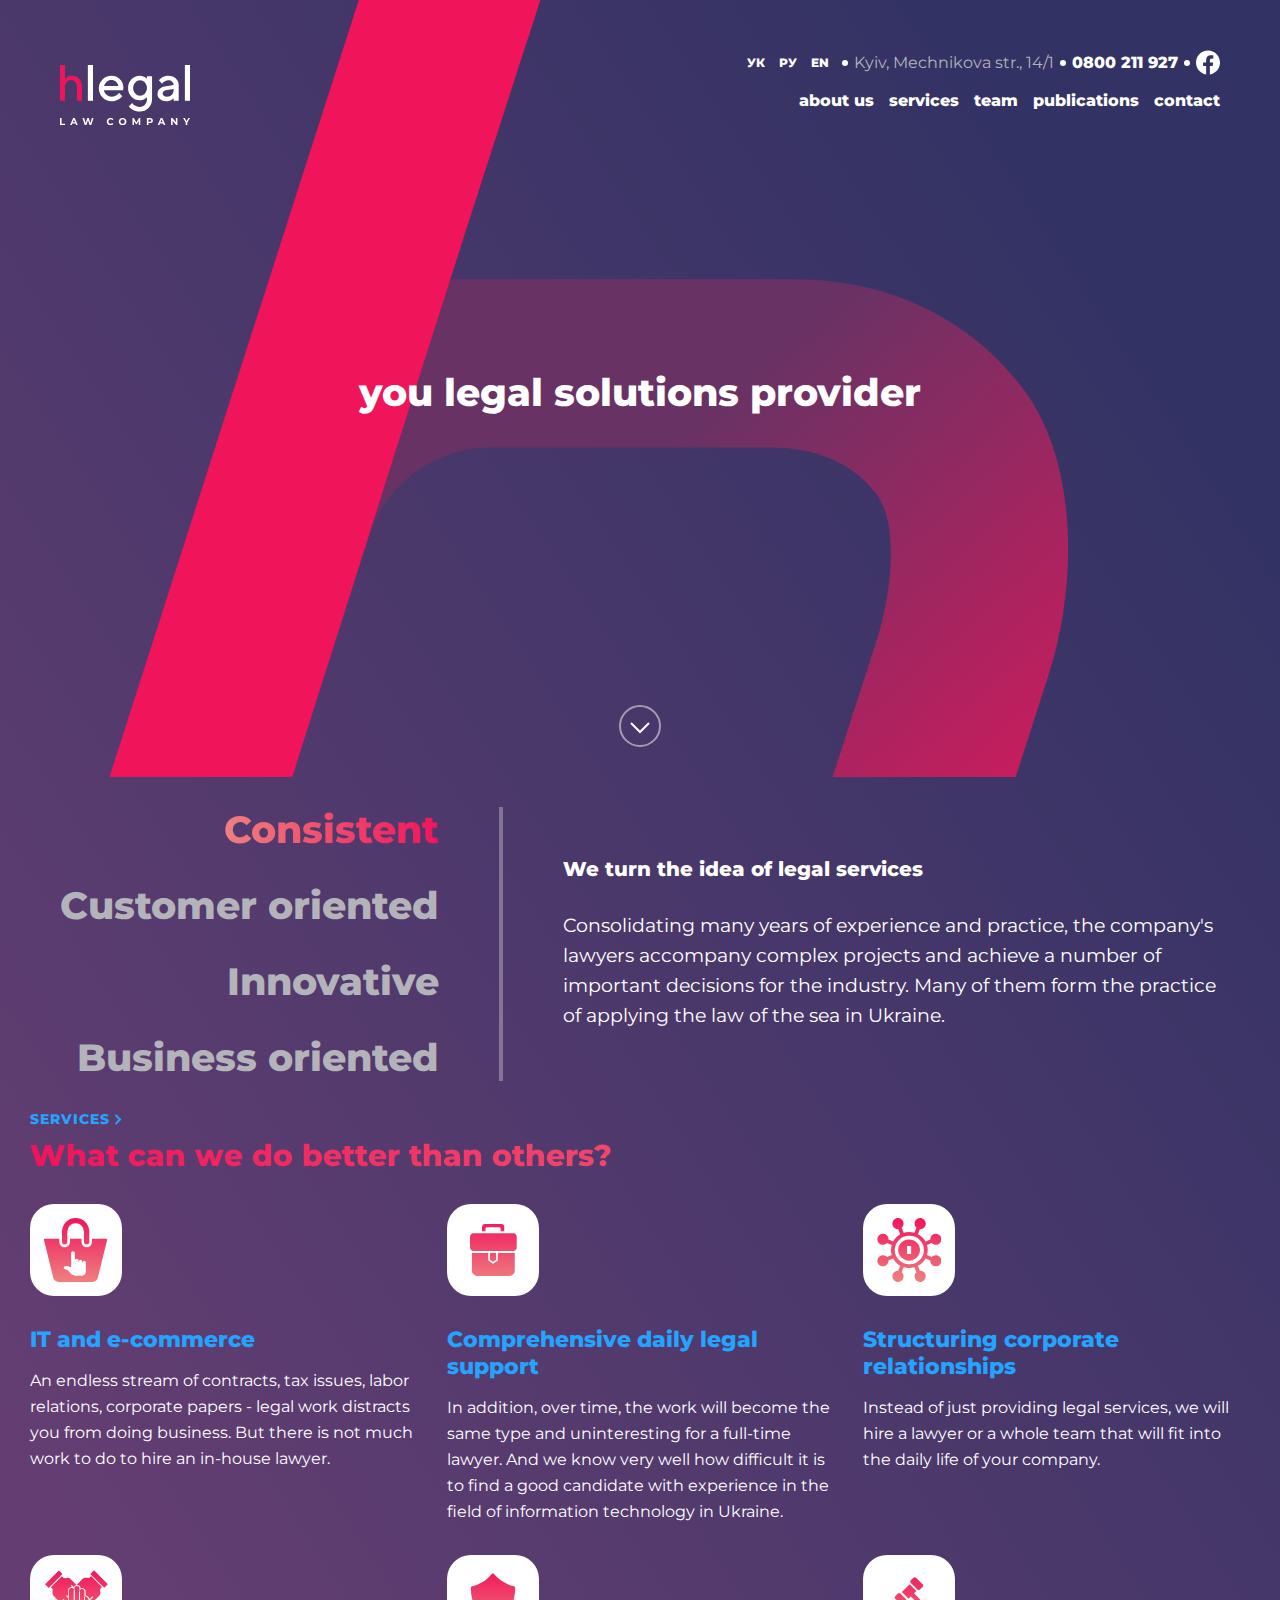
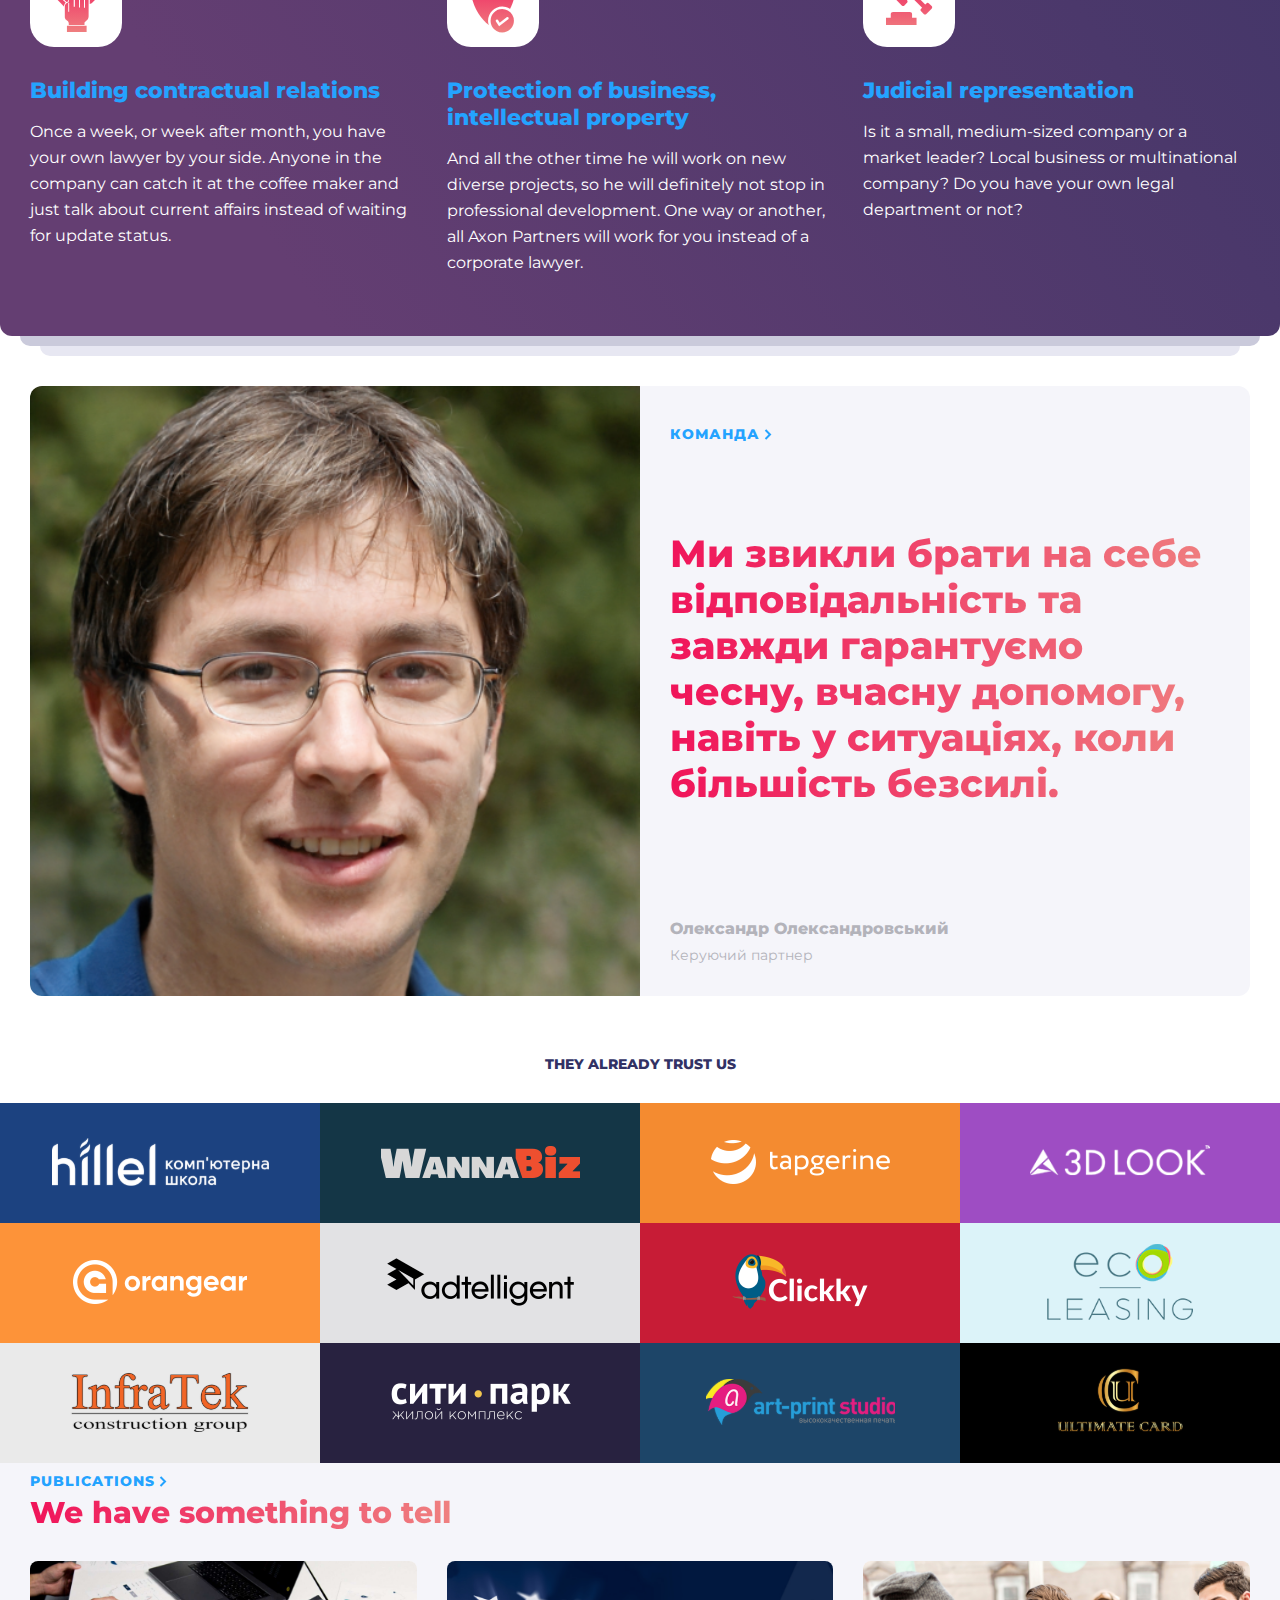
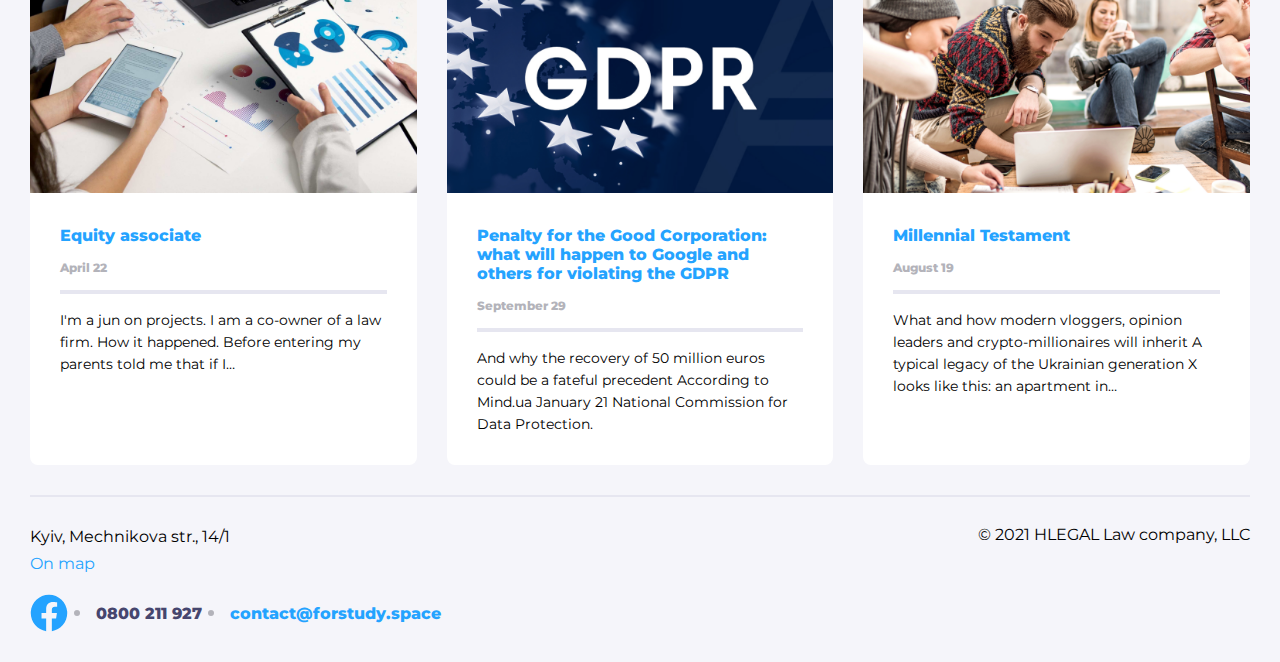
<file: index.html>
<!doctype html>
<html lang="en">
<head>
    <meta charset="UTF-8"/>
    <meta name="viewport" content="width=device-width, initial-scale=1.0"/>
    <title>hLegal</title>
    <link rel="stylesheet" href="style/style.css"/>
</head>
<body>
<section class="splash">
    <div class="background-gradient">
        <div class="splash__block">
            <div class="contacts-mobile">
                <div class="change-language">
                    <button class="change-language__item">УК</button>
                    <button class="change-language__item">РУ</button>
                    <button autofocus class="change-language__item">EN</button>
                </div>
                <a class="contact__number" href="tel:+380800211927">0800 211 927</a>
                <!--                <a href="tel:+"></a>-->
            </div>
            <header class="header">
                <div class="navigation-desktop">
                    <nav class="navigation">
                        <div class="change-language">
                            <a href="#" class="change-language__item">УК</a>
                            <a href="#" class="change-language__item">РУ</a>
                            <a href="#" class="change-language__item">EN</a>
                        </div>
                        <a class="locale-address"
                           href="https://www.google.com/maps/place/Mechnykova+St,+14%2F1,+Kyiv,+02000/data=!4m2!3m1!1s0x40d4cf07295b8e39:0x17b2112e2dc0e7a?sa=X&ved=1t:242&ictx=111">
                            Kyiv, Mechnikova str., 14/1
                        </a>
                        <a class="contact__number" href="tel:+380800211927">0800 211 927</a>
                        <a target="_blank" href="https://facebook.com">
                            <img src="./image/symbol/facebook-icon.svg" alt="Facebook">
                        </a>
                    </nav>
                    <nav class="nav__links">
                        <a class="nav__link" href="#">about us</a>
                        <a class="nav__link" href="#">services</a>
                        <a class="nav__link" href="#">team</a>
                        <a class="nav__link" href="#">publications</a>
                        <a class="nav__link" href="#">contact</a>
                    </nav>

                </div>
                <nav class="navigation tablet">
                    <div class="change-language">
                        <a href="#" class="change-language__item">УК</a>
                        <a href="#" class="change-language__item">РУ</a>
                        <a href="#" class="change-language__item">EN</a>
                    </div>
                    <a class="locale-address"
                       href="https://www.google.com/maps/place/Mechnykova+St,+14%2F1,+Kyiv,+02000/data=!4m2!3m1!1s0x40d4cf07295b8e39:0x17b2112e2dc0e7a?sa=X&ved=1t:242&ictx=111">
                        Kyiv, Mechnikova str., 14/1
                    </a>
                    <a class="contact__number" href="tel:+380800211927">0800 211 927</a>
                    <a target="_blank" href="https://facebook.com">
                        <img src="./image/symbol/facebook-icon.svg" alt="Facebook">
                    </a>
                </nav>
                <a href="#" class="logo">
                    <img class="header__logo" src="./image/symbol/logo-header.svg" alt="hLegal">
                    <img class="slash-mobile" src="./image/symbol/slash.svg" alt="slash">
                    <p class="header__name-page">
                        services
                    </p>
                </a>
                <nav class="nav__links tablet">
                    <a class="nav__link" href="#">about us</a>
                    <a class="nav__link" href="#">services</a>
                    <a class="nav__link" href="#">team</a>
                    <a class="nav__link" href="#">publications</a>
                    <a class="nav__link" href="#">contact</a>
                </nav>
                <button id="hamburger__button" class="navigation-mobile">
                    <img src="./image/symbol/hamburger-button.svg" alt="Navigation">
                </button>
                <nav id="navigation__mobile" class="navigation__menu-mobile">
                    <div class="nav-elements">
                        <div class="btn-close-nav">
                            <button id="close__button-nav-mobile" class="close__menu__nav__mobl">
                                <svg class="icon__close__nav" width="32" height="32" viewBox="0 0 32 32" fill="none"
                                     xmlns="http://www.w3.org/2000/svg">
                                    <path d="M7 7L25 25" stroke="#EC6F5D" stroke-width="2"/>
                                    <path d="M25 7L7 25" stroke="#EC6F5D" stroke-width="2"/>
                                </svg>

                            </button>
                        </div>
                        <div class="nav-block-element">
                            <a class="navigation__menu-mobile__item" href="#">about us</a>
                            <a class="navigation__menu-mobile__item" href="#">послуги</a>
                            <a class="navigation__menu-mobile__item" href="#">команда</a>
                            <a class="navigation__menu-mobile__item" href="#">публікації</a>
                            <a class="navigation__menu-mobile__item" href="#">контакти</a>
                        </div>
                    </div>
                </nav>
            </header>
            <h1 class="splash__title wrapper">
                you legal solutions provider
            </h1>
            <div class="arrow-link__block">
                <a class="arrow-link" href="#experience-scroll">
                    <img src="./image/symbol/circle-arrow-bottom.svg" alt="">
                </a>
            </div>
        </div>
        <div id="experience-scroll" class="experience-block">
            <div class="experience__list">
                <a href="#" class="experience__list__title">Consistent</a>
                <a href="#" class="experience__list__title">Customer oriented</a>
                <a href="#" class="experience__list__title">Innovative</a>
                <a href="#" class="experience__list__title">Business oriented</a>
            </div>
            <div class="border__experience__block"></div>
            <div class="experience__description">
                <h4 class="experience__description__title">
                    We turn the idea of legal services
                </h4>
                <p class="experience__description__inner">
                    Consolidating many years of experience and practice, the company's lawyers accompany complex
                    projects and achieve a number of important decisions for the industry. Many of them form the
                    practice of applying the law of the sea in Ukraine.
                </p>
            </div>
        </div>
        <div class="frame-title wrapper">
            <a class="service-title-link" href="#"
            >Services
                <svg class="service-title-link" width="12" height="13" viewBox="0 0 12 13" fill="none"
                     xmlns="http://www.w3.org/2000/svg">
                    <path class="hover-icon-title-link" d="M3.5 2L8 6.5L3.5 11" stroke="#24A3FF" stroke-width="2"/>
                </svg>
            </a>
            <h1 class="service-title">What can we do better than others?</h1>
        </div>
        <div class="service-card wrapper">
            <div class="card">
                <div class="card-icon-border">
								<span class="card-icon icon-Ecommerce"
                                ><span class="path1"></span><span class="path2"></span
                                ><span class="path3"></span
                                ></span>
                </div>
                <h2 class="card-title">IT and e-commerce</h2>
                <p class="description">
                    An endless stream of contracts, tax issues, labor relations,
                    corporate papers - legal work distracts you from doing business.
                    But there is not much work to do to hire an in-house lawyer.
                </p>
            </div>
            <div class="card">
                <div class="card-icon-border">
                    <span class="card-icon icon-Support"></span>
                </div>
                <h2 class="card-title">Comprehensive daily legal support</h2>
                <p class="description">
                    In addition, over time, the work will become the same type and
                    uninteresting for a full-time lawyer. And we know very well how
                    difficult it is to find a good candidate with experience in the
                    field of information technology in Ukraine.
                </p>
            </div>
            <div class="card">
                <div class="card-icon-border">
                    <span class="card-icon icon-Coprorate"></span>
                </div>
                <h2 class="card-title">Structuring corporate relationships</h2>
                <p class="description">
                    Instead of just providing legal services, we will hire a lawyer
                    or a whole team that will fit into the daily life of your
                    company.
                </p>
            </div>
            <div class="card">
                <div class="card-icon-border">
                    <span class="card-icon icon-Trust"></span>
                </div>
                <h2 class="card-title">Building contractual relations</h2>
                <p class="description">
                    Once a week, or week after month, you have your own lawyer by
                    your side. Anyone in the company can catch it at the coffee
                    maker and just talk about current affairs instead of waiting for
                    update status.
                </p>
            </div>
            <div class="card">
                <div class="card-icon-border">
                    <span class="card-icon icon-Protection"></span>
                </div>
                <h2 class="card-title">
                    Protection of business, intellectual property
                </h2>
                <p class="description">
                    And all the other time he will work on new diverse projects, so
                    he will definitely not stop in professional development. One way
                    or another, all Axon Partners will work for you instead of a
                    corporate lawyer.
                </p>
            </div>
            <div class="card">
                <div class="card-icon-border">
                    <span class="card-icon icon-Court"></span>
                </div>
                <h2 class="card-title">Judicial representation</h2>
                <p class="description">
                    Is it a small, medium-sized company or a market leader? Local
                    business or multinational company? Do you have your own legal
                    department or not?
                </p>
            </div>
        </div>
    </div>
    <div class="background-block">
        <div class="broder-splash"></div>
        <div class="broder-splash"></div>
    </div>
</section>
<section class="team">
    <div class="wrapper">
        <div class="frame-team-title">
            <img
                    class="image-team-title"
                    src="image/team-photos/team-1.png"
                    alt="member-team"
            />
            <div class="content-team-block">
                <a class="service-title-link" href="#"
                >Команда
                    <svg
                            class="service-title-link-icon"
                            fill="none"
                            height="13"
                            viewBox="0 0 12 13"
                            width="12"
                            xmlns="http://www.w3.org/2000/svg"
                    >
                        <path
                                class="hover-icon-title-link"
                                d="M3.5 2L8 6.5L3.5 11"
                                stroke="#24A3FF"
                                stroke-width="2"></path>
                    </svg>
                </a>
                <h2 class="team-title">
                    Ми звикли брати на себе відповідальність та завжди гарантуємо
                    чесну, вчасну допомогу, навіть у ситуаціях, коли більшість
                    безсилі.
                </h2>
                <div class="block-member-team">
                    <h4 class="name-member-team">Олександр Олександровський</h4>
                    <p class="about-member-team">Керуючий партнер</p>
                </div>
            </div>
        </div>
    </div>
</section>
<section class="clients">
    <div class="clients-title-center">
        <h3 class="clients-title">They already trust us</h3>
    </div>
    <div class="clients-cards">
        <div class="clients-card">
            <img src="/image/clients/Hillel-Logo.svg" alt="Hillel-Logo"/>
        </div>
        <div class="clients-card">
            <img src="/image/clients/wannabiz.svg" alt=""/>
        </div>
        <div class="clients-card">
            <img src="/image/clients/tapgerine.svg" alt=""/>
        </div>
        <div class="clients-card">
            <img src="/image/clients/3dlook.svg" alt=""/>
        </div>
        <div class="clients-card">
            <img src="/image/clients/arangear.svg" alt=""/>
        </div>
        <div class="clients-card">
            <img src="/image/clients/adtelligent.svg" alt=""/>
        </div>
        <div class="clients-card">
            <img src="/image/clients/clickky.svg" alt=""/>
        </div>
        <div class="clients-card">
            <img src="/image/clients/ecolease.svg" alt=""/>
        </div>
        <div class="clients-card">
            <img src="/image/clients/infratek.svg" alt=""/>
        </div>
        <div class="clients-card">
            <img src="/image/clients/sity-park-logo.svg" alt=""/>
        </div>
        <div class="clients-card">
            <img src="/image/clients/art-print-studio.svg" alt=""/>
        </div>
        <div class="clients-card">
            <img src="/image/clients/ultimate-card.svg" alt=""/>
        </div>
    </div>
</section>
<section class="publication">
    <div class="wrapper">
        <div class="server-title-block">
            <a class="service-title-link" href="#"
            >Publications
                <svg
                        class="service-title-icon"
                        fill="none"
                        height="13"
                        viewBox="0 0 12 13"
                        width="12"
                        xmlns="http://www.w3.org/2000/svg"
                >
                    <path
                            class="hover-icon-title-link"
                            d="M3.5 2L8 6.5L3.5 11"
                            stroke="#24A3FF"
                            stroke-width="2"></path>
                </svg>
            </a>
            <h2 class="publication__title">
                We have something to tell
            </h2>
        </div>
        <div class="publication__cards">
            <div class="publication__card">
                <img class="publication__card__image" src="./image/publication/publication-1.png" alt="image">
                <div class="publication__card__information">
                    <a class="publication__card__information__link" href="#">
                        <h3 class="publication__card__information__title">
                            Equity associate
                        </h3>
                    </a>
                    <time class="publication__card__information__date" datetime="04-23">April 22</time>
                    <p class="publication__card__description">
                        I'm a jun on projects. I am a co-owner of a law firm. How it happened. Before entering my
                        parents
                        told
                        me that if I…
                    </p>
                </div>
            </div>
            <div class="publication__card">
                <img class="publication__card__image" src="./image/publication/publication-2.png" alt="image">
                <div class="publication__card__information">
                    <a class="publication__card__information__link" href="#">
                        <h3 class="publication__card__information__title">
                            Penalty for the Good Corporation: what will happen to Google and others for violating the
                            GDPR
                        </h3>
                    </a>
                    <time class="publication__card__information__date" datetime="09-29">September 29</time>
                    <p class="publication__card__description">
                        And why the recovery of 50 million euros could be a fateful precedent According to Mind.ua
                        January 21 National Commission for Data Protection.
                    </p>
                </div>
            </div>
            <div class="publication__card">
                <img class="publication__card__image" src="./image/publication/publication-3.png" alt="image">
                <div class="publication__card__information">
                    <a class="publication__card__information__link" href="#">
                        <h3 class="publication__card__information__title">
                            Millennial Testament
                        </h3>
                    </a>
                    <time class="publication__card__information__date" datetime="08-19">August 19</time>
                    <p class="publication__card__description">
                        What and how modern vloggers, opinion leaders and crypto-millionaires will inherit A typical
                        legacy of the Ukrainian generation X looks like this: an apartment in…
                    </p>
                </div>
            </div>
        </div>
    </div>
</section>
<footer>
    <div class="wrapper">
        <div class="mobile-footer">
            <div class="address-on-map">
                <p class="address-on-map-title">
                    Kyiv, Mechnikova str., 14/1
                </p>
                <a class="footer__locale-address"
                   href="https://www.google.com/maps/place/Mechnykova+St,+14%2F1,+Kyiv,+02000/data=!4m2!3m1!1s0x40d4cf07295b8e39:0x17b2112e2dc0e7a?sa=X&ved=1t:242&ictx=111">
                    On map
                </a>
            </div>
            <div class="contact-link">
                <a class="contact-link__facebook" href="https://facebook.com">
                    <svg width="38" height="38" viewBox="0 0 24 25" fill="none"
                         xmlns="http://www.w3.org/2000/svg">
                        <path d="M24 12.5733C24 5.90541 18.6274 0.5 12 0.5C5.37258 0.5 0 5.90541 0 12.5733C0 18.5995 4.38823 23.5943 10.125 24.5V16.0633H7.07813V12.5733H10.125V9.91343C10.125 6.88755 11.9165 5.21615 14.6576 5.21615C15.9705 5.21615 17.3438 5.45195 17.3438 5.45195V8.42313H15.8306C14.3399 8.42313 13.875 9.35379 13.875 10.3086V12.5733H17.2031L16.6711 16.0633H13.875V24.5C19.6118 23.5943 24 18.5995 24 12.5733Z"
                              fill="currentColor"/>
                    </svg>
                </a>
                <a class="contact-link__tel" href="tel:+380800211927">0800 211 927</a>
                <a class="contact-link__mail" href="mailto:contact@forstudy.space">contact@forstudy.space</a>
            </div>
            <p class="footer__copyright">
                © 2021 HLEGAL Law company, LLC
            </p>
        </div>
        <div class="footer">
            <div class="footer-head">
                <div class="address-on-map">
                    <p class="address-on-map-title">
                        Kyiv, Mechnikova str., 14/1
                    </p>
                    <a class="footer__locale-address"
                       href="https://www.google.com/maps/place/Mechnykova+St,+14%2F1,+Kyiv,+02000/data=!4m2!3m1!1s0x40d4cf07295b8e39:0x17b2112e2dc0e7a?sa=X&ved=1t:242&ictx=111">
                        On map
                    </a>
                </div>
                <p class="footer__copyright">
                    © 2021 HLEGAL Law company, LLC
                </p>
            </div>
            <div class="contact-link">
                <a class="contact-link__facebook" href="https://facebook.com">
                    <!--                <img class="contact-link__facebook__icon" src="./image/symbol/facebook-icon.svg" alt="facebook">-->
                    <svg class="facebook-icon" id="facebook-icon" width="38" height="38" viewBox="0 0 24 25" fill="none"
                         xmlns="http://www.w3.org/2000/svg">
                        <path class="facebook-icon"
                              d="M24 12.5733C24 5.90541 18.6274 0.5 12 0.5C5.37258 0.5 0 5.90541 0 12.5733C0 18.5995 4.38823 23.5943 10.125 24.5V16.0633H7.07813V12.5733H10.125V9.91343C10.125 6.88755 11.9165 5.21615 14.6576 5.21615C15.9705 5.21615 17.3438 5.45195 17.3438 5.45195V8.42313H15.8306C14.3399 8.42313 13.875 9.35379 13.875 10.3086V12.5733H17.2031L16.6711 16.0633H13.875V24.5C19.6118 23.5943 24 18.5995 24 12.5733Z"
                              fill="currentColor"/>
                    </svg>
                </a>
                <a class="contact-link__tel" href="tel:+380800211927">0800 211 927</a>
                <a class="contact-link__mail" href="mailto:contact@forstudy.space">contact@forstudy.space</a>
            </div>
        </div>
    </div>
</footer>
<script src="main.js"></script>
</body>
</html>
</file>
<file: style/style.css>
@font-face {
  font-family: "hlegal";
  src: url("../fonts/services_card/hlegal.woff") format("woff");
  font-weight: normal;
  font-style: normal;
  font-display: block;
}
[class^=icon-],
[class*=" icon-"] {
  /* use !important to prevent issues with browser extensions that change fonts */
  font-family: "hlegal" !important;
  speak: never;
  font-style: normal;
  font-weight: normal;
  font-variant: normal;
  text-transform: none;
  line-height: 1;
  /* Better Font Rendering =========== */
  -webkit-font-smoothing: antialiased;
  -moz-osx-font-smoothing: grayscale;
}

.icon-Trust:before {
  content: "\e900";
}

.icon-Coprorate:before {
  content: "\e901";
}

.icon-Court:before {
  content: "\e902";
}

.icon-Ecommerce:before {
  content: "\e903";
}

.icon-Protection:before {
  content: "\e906";
}

.icon-Support:before {
  content: "\e907";
}

@font-face {
  font-family: "Montserrat";
  src: url("../fonts/font/Montserrat-Black.woff2") format("woff2"), url("../fonts/font/Montserrat-Black.woff") format("woff");
  font-weight: 900;
  font-style: normal;
  font-display: swap;
}
@font-face {
  font-family: "Montserrat";
  src: url("../fonts/font/Montserrat-Bold.woff2") format("woff2"), url("../fonts/font/Montserrat-Bold.woff") format("woff");
  font-weight: bold;
  font-style: normal;
  font-display: swap;
}
@font-face {
  font-family: "Montserrat";
  src: url("../fonts/font/Montserrat-ExtraBold.woff2") format("woff2"), url("../fonts/font/Montserrat-ExtraBold.woff") format("woff");
  font-weight: bold;
  font-style: normal;
  font-display: swap;
}
@font-face {
  font-family: "Montserrat";
  src: url("../fonts/font/Montserrat-ExtraLight.woff2") format("woff2"), url("../fonts/font/Montserrat-ExtraLight.woff") format("woff");
  font-weight: 200;
  font-style: normal;
  font-display: swap;
}
@font-face {
  font-family: "Montserrat";
  src: url("../fonts/font/Montserrat-Light.woff2") format("woff2"), url("../fonts/font/Montserrat-Light.woff") format("woff");
  font-weight: 300;
  font-style: normal;
  font-display: swap;
}
@font-face {
  font-family: "Montserrat";
  src: url("../fonts/font/Montserrat-Medium.woff2") format("woff2"), url("../fonts/font/Montserrat-Medium.woff") format("woff");
  font-weight: 500;
  font-style: normal;
  font-display: swap;
}
@font-face {
  font-family: "Montserrat";
  src: url("../fonts/font/Montserrat-Regular.woff2") format("woff2"), url("../fonts/font/Montserrat-Regular.woff") format("woff");
  font-weight: normal;
  font-style: normal;
  font-display: swap;
}
@font-face {
  font-family: "Montserrat";
  src: url("../fonts/font/Montserrat-SemiBold.woff2") format("woff2"), url("../fonts/font/Montserrat-SemiBold.woff") format("woff");
  font-weight: 600;
  font-style: normal;
  font-display: swap;
}
@font-face {
  font-family: "Montserrat";
  src: url("../fonts/font/Montserrat-Thin.woff2") format("woff2"), url("../fonts/font/Montserrat-Thin.woff") format("woff");
  font-weight: 100;
  font-style: normal;
  font-display: swap;
}
html, body, div, span, applet, object, iframe,
h1, h2, h3, h4, h5, h6, p, blockquote, pre,
a, abbr, acronym, address, big, cite, code,
del, dfn, em, font, img, ins, kbd, q, s, samp,
small, strike, strong, sub, sup, tt, var,
b, u, i, center,
dl, dt, dd, ol, ul, li,
fieldset, form, label, legend,
table, caption, tbody, tfoot, thead, tr, th, td {
  margin: 0;
  padding: 0;
  border: 0;
  outline: 0;
  font-size: 100%;
  vertical-align: baseline;
  background: transparent;
}

body {
  line-height: 1;
}

ol, ul {
  list-style: none;
}

blockquote, q {
  quotes: none;
}

blockquote:before, blockquote:after,
q:before, q:after {
  content: "";
  content: none;
}

/* remember to define focus styles! */
:focus {
  outline: 0;
}

/* remember to highlight inserts somehow! */
ins {
  text-decoration: none;
}

del {
  text-decoration: line-through;
}

/* tables still need 'cellspacing="0"' in the markup */
table {
  border-collapse: collapse;
  border-spacing: 0;
}

.splash {
  margin-bottom: 30px;
}
.splash .background-gradient {
  background: linear-gradient(to bottom left, #323264 12%, #643e72 87%);
  border-radius: 0 0 12px 12px;
  padding-bottom: 60px;
}
.splash .background-block {
  display: flex;
  flex-direction: column;
  align-items: center;
}
.splash .background-block .broder-splash {
  border-bottom: 10px solid #cacadb;
  border-radius: 0 0 12px 12px;
  width: calc(100% - 40px);
}
.splash .background-block .broder-splash:nth-child(2) {
  width: calc(100% - 80px);
  border-bottom: 10px solid #e7e7f2;
}

.header__logo {
  height: 32px;
}

.navigation {
  display: none;
}

.contacts-mobile {
  display: flex;
  justify-content: space-between;
  padding: 10px 15px 10px 15px;
  background-color: rgba(245, 245, 250, 0.2);
}

.navigation-mobile {
  border: none;
  background: none;
  padding: 0;
  display: flex;
}
.navigation-mobile:active {
  border-radius: 8px;
  border: none;
  background-color: #E6E6F0;
}

.active-nav-mobile {
  border-radius: 8px;
  border: none;
  background-color: #E6E6F0;
}

.change-language__item {
  border: none;
  color: #FFFFFF;
  background: none;
  border-radius: 8px;
  padding: 5px 7px;
  text-decoration: none;
  font-weight: 700;
  font-size: 12px;
  line-height: 15px;
}
.change-language__item:active {
  background-color: #F0145A;
}
.change-language__item:focus {
  background-color: #F0145A;
}

.header {
  display: flex;
  justify-content: space-between;
  align-items: center;
  margin-left: 15px;
  margin-right: 15px;
  margin-bottom: 129px;
}

.arrow-link {
  display: inline-flex;
  margin-bottom: 30px;
  scroll-behavior: smooth;
}

.arrow-link__block {
  text-align: center;
}

.logo {
  display: flex;
  align-items: start;
  margin-top: 15px;
  gap: 4px;
}

.contact__number {
  text-decoration: none;
  font-weight: 700;
  font-size: 16px;
  line-height: 20px;
  color: #ffffff;
}

.header__name-page {
  font-weight: 400;
  font-size: 20px;
  line-height: 24px;
  color: #ffffff;
}

.splash__block {
  background-image: url("/image/symbol/logo-background.svg");
  background-repeat: no-repeat;
  background-size: cover;
  background-position: center;
  margin-bottom: 30px;
}

.splash__title {
  font-weight: 700;
  font-size: 38px;
  line-height: 46px;
  text-align: center;
  margin-bottom: 159px;
  color: #ffffff;
}

.experience__list {
  display: flex;
  overflow: scroll;
  gap: 30px;
  white-space: nowrap;
  padding-left: 30px;
  padding-right: 30px;
  padding-bottom: 30px;
}

.experience__list__title {
  font-weight: 700;
  text-decoration: none;
  font-size: 30px;
  line-height: 36px;
  color: #B3B3BA;
  white-space: none;
}
.experience__list__title:nth-child(1) {
  background: linear-gradient(to right, #ef8080, #f0145a);
  -webkit-background-clip: text;
  background-clip: text;
  color: transparent;
}

.experience__description {
  color: #ffffff;
  margin-left: 30px;
  margin-right: 30px;
  display: flex;
  flex-direction: column;
  gap: 30px;
}
.experience__description:before {
  content: "";
  width: 100%;
  display: block;
  border-bottom: 4px solid rgba(255, 255, 255, 0.3);
}

.experience__description__title {
  font-weight: 700;
  font-size: 20px;
  line-height: 24px;
  display: inline-block;
}

.experience__description__inner {
  font-weight: 400;
  font-size: 19px;
  line-height: 30px;
}

.frame-title {
  padding-top: 30px;
  margin-bottom: 30px;
}
.frame-title .service-title-link {
  text-decoration: none;
  color: #24a3ff;
  margin: 0;
}
.frame-title .service-title-link {
  display: inline-flex;
  text-transform: uppercase;
  justify-content: start;
  align-items: center;
  font-size: 14px;
  line-height: 17px;
  letter-spacing: 1px;
  font-weight: 700;
}
.frame-title .service-title-link:hover {
  color: #f0145a;
}
.frame-title .service-title-link:hover .hover-icon-title-link {
  stroke: #f0145a;
}
.frame-title .service-title {
  background: linear-gradient(to right, #f0145a, #ef8080);
  -webkit-background-clip: text;
  background-clip: text;
  color: transparent;
  font-weight: 700;
  font-size: 30px;
  line-height: 36px;
  margin-top: 10px;
}

.service-card {
  display: grid;
  grid-template-columns: repeat(auto-fit, minmax(min-content, 1fr));
  gap: 30px;
}
.service-card .card {
  display: flex;
  flex-wrap: wrap;
  flex-direction: column;
  align-items: flex-start;
}
.service-card .card .card-icon-border {
  border: none;
  border-radius: 24px;
  padding: 14px;
  background-color: #ffffff;
  margin-bottom: 30px;
}
.service-card .card .card-icon-border .card-icon {
  font-size: 64px;
  background: linear-gradient(to bottom, #f0145a, #ef8080);
  -webkit-background-clip: text;
  color: transparent;
  border: none;
}
.service-card .card .card-title {
  color: #24a3ff;
  font-weight: 700;
  font-size: 22px;
  line-height: 27px;
  margin-bottom: 15px;
}
.service-card .card .description {
  font-size: 16px;
  font-weight: 400;
  line-height: 26px;
  color: #ffffff;
}

.navigation__menu-mobile {
  background-color: #ffffff;
  display: none;
  flex-direction: column;
  position: fixed;
  bottom: 0;
  left: 8px;
  right: 8px;
  border-radius: 12px 12px 0 0;
}

.nav-elements {
  display: flex;
  flex-direction: column;
  right: 8px;
  padding-top: 12px;
}

.close__menu__nav__mobl {
  border: none;
  display: flex;
  background: none;
  transition-duration: 0.4s;
  padding: 0;
}
.close__menu__nav__mobl:hover {
  cursor: pointer;
  transform: rotate(180deg);
}

.btn-close-nav {
  margin-left: auto;
  margin-right: 12px;
  border-radius: 12px 12px 0 0;
}

.nav-block-element {
  display: flex;
  flex-direction: column;
  align-items: center;
  gap: 15px;
  padding: 20px 12px 12px 12px;
}

.navigation__menu-mobile__item {
  padding-top: 7px;
  padding-bottom: 7px;
  font-weight: 700;
  font-size: 24px;
  line-height: 29px;
  color: #24A3FF;
  text-decoration: none;
  width: 100%;
  text-align: center;
  align-content: center;
  border-radius: 12px;
  background-color: #F5F5FA;
}
.navigation__menu-mobile__item:hover {
  color: #F0145A;
}
.navigation__menu-mobile__item:active {
  background-color: #E6E6F0;
}

.nav__links {
  display: none;
  gap: 15px;
}
.nav__links .nav__link {
  text-decoration: none;
  font-weight: 700;
  font-size: 16px;
  line-height: 19px;
  color: #ffffff;
}

.border__experience__block {
  border-right: 4px solid rgba(255, 255, 255, 0.3);
  display: none;
  margin-right: 60px;
  margin-left: 60px;
}

.navigation-desktop {
  flex-direction: column;
  align-items: end;
  gap: 16px;
  display: none;
}

@media (min-width: 768px) {
  .locale-address {
    font-weight: 400;
    font-size: 16px;
    line-height: 19px;
    color: #B3B3BA;
    text-decoration: none;
  }
  .contacts-mobile {
    display: none;
  }
  .nav__links {
    display: flex;
  }
  .slash-mobile {
    display: none;
  }
  .header__name-page {
    display: none;
  }
  .header__logo {
    height: 60px;
  }
  .navigation-mobile {
    display: none;
  }
  .header {
    justify-content: start;
    flex-direction: column;
    padding-top: 50px;
    align-items: flex-start;
    margin-right: 60px;
    margin-left: 60px;
    gap: 30px;
    margin-bottom: 269px;
  }
  .splash__title {
    margin-bottom: 417px;
  }
  .navigation {
    display: flex;
    align-items: center;
  }
  .navigation > *:not(:last-child)::after {
    content: "";
    display: inline-flex;
    height: 6px;
    width: 6px;
    margin-left: 6px;
    margin-right: 6px;
    background-color: #ffffff;
    border-radius: 50%;
  }
  .navigation > * {
    align-items: center;
    display: flex;
  }
  .service-card {
    grid-template-columns: repeat(auto-fit, minmax(294px, 1fr));
  }
  .wrapper {
    margin-left: 60px;
    margin-right: 60px;
  }
}
@media (min-width: 1024px) {
  .header {
    margin-bottom: 245px;
  }
  .splash__title {
    margin-bottom: 289px;
  }
  .service-card {
    grid-template-columns: repeat(3, 1fr);
  }
  .experience-block {
    display: flex;
    margin-right: 60px;
    margin-left: 60px;
  }
  .experience__description {
    margin: 0;
    justify-content: center;
  }
  .experience__description:before {
    display: none;
  }
  .experience__list {
    display: flex;
    flex-direction: column;
    overflow: visible;
    padding: 0;
    align-items: flex-end;
  }
  .experience__list__title {
    font-size: 38px;
    line-height: 46px;
  }
  .experience__list__title:hover {
    color: #F0145A;
  }
  .border__experience__block {
    display: inline;
  }
  .tablet {
    display: none;
  }
  .header {
    flex-direction: row-reverse;
    justify-content: space-between;
  }
  .navigation-desktop {
    display: flex;
  }
  .navigation-desktop__item {
    text-decoration: none;
    font-weight: 700;
    font-size: 16px;
    line-height: 19px;
    color: #ffffff;
  }
}
@media (min-width: 1440px) {
  .experience-block {
    margin-right: 180px;
    margin-left: 180px;
  }
}
@media (min-width: 1920px) {
  .service-card {
    grid-template-columns: repeat(3, 1fr);
  }
  .experience-block {
    margin-right: 280px;
    margin-left: 280px;
  }
}
.clients-cards {
  display: grid;
}
.clients-cards .clients-card {
  align-content: center;
  text-align: center;
  height: 120px;
}
.clients-cards .clients-card:nth-child(1) {
  background-color: #1c4280;
}
.clients-cards .clients-card:nth-child(2) {
  background-color: #143646;
}
.clients-cards .clients-card:nth-child(3) {
  background-color: #f48b30;
}
.clients-cards .clients-card:nth-child(4) {
  background-color: #9e4dc3;
}
.clients-cards .clients-card:nth-child(5) {
  background-color: #fd9339;
}
.clients-cards .clients-card:nth-child(6) {
  background-color: #e2e2e4;
}
.clients-cards .clients-card:nth-child(7) {
  background-color: #c71c36;
}
.clients-cards .clients-card:nth-child(8) {
  background-color: #dcf3f9;
}
.clients-cards .clients-card:nth-child(9) {
  background-color: #eaeaea;
}
.clients-cards .clients-card:nth-child(10) {
  background-color: #282240;
}
.clients-cards .clients-card:nth-child(11) {
  background-color: #1d4568;
}
.clients-cards .clients-card:nth-child(12) {
  background-color: #000000;
}

.clients-title-center {
  text-align: center;
  margin-bottom: 30px;
}
.clients-title-center .clients-title {
  margin-top: 60px;
  font-size: 14px;
  font-weight: 700;
  line-height: 17px;
  text-transform: uppercase;
  color: #323264;
}

@media (max-width: 768px) {
  .clients-card:nth-child(n+7) {
    display: none;
  }
}
@media (min-width: 768px) {
  .clients-cards {
    grid-template-columns: repeat(3, 1fr);
    grid-auto-rows: auto;
  }
}
@media (min-width: 1024px) {
  .clients-cards {
    grid-template-columns: repeat(4, 1fr);
    grid-auto-rows: auto;
  }
}
@media (min-width: 1920px) {
  .clients-cards {
    grid-template-columns: repeat(4, 1fr);
    overflow: hidden;
    grid-auto-rows: auto;
    border-radius: 12px;
    margin-left: 100px;
    margin-right: 100px;
  }
}
* {
  box-sizing: border-box;
  margin: 0;
}

html {
  scroll-behavior: smooth;
}

body {
  font-family: "Montserrat", "sans-serif";
}

.wrapper {
  margin-left: 30px;
  margin-right: 30px;
}

svg {
  margin: 0;
}

.clearfix::after {
  content: "";
  clear: both;
  display: block;
}

.icon {
  font-size: 16px;
  text-align: center;
  align-items: center;
  vertical-align: middle;
}

.frame-team-title {
  display: inline-flex;
  flex-direction: column;
  width: 100%;
  border-radius: 12px;
  overflow: hidden;
}
.frame-team-title .image-team-title {
  object-fit: cover;
  width: 100%;
  min-height: 500px;
  height: 100%;
}

.service-title-link-icon {
  margin: 0;
}

.content-team-block {
  padding: 30px;
  align-items: flex-start;
  background-color: #f5f5fa;
}
.content-team-block .team-title-link {
  text-decoration: none;
  color: #24a3ff;
  font-weight: 700;
  font-size: 14px;
  line-height: 17px;
  text-transform: uppercase;
  display: inline-flex;
  align-items: center;
  gap: 2px;
  margin-bottom: 5px;
}
.content-team-block .block-member-team {
  margin-top: 30px;
}
.content-team-block .block-member-team .name-member-team {
  color: #b3b3ba;
  font-weight: 700;
  font-size: 16px;
  line-height: 19px;
  margin-bottom: 6px;
}
.content-team-block .block-member-team .about-member-team {
  font-weight: 400;
  font-size: 14px;
  line-height: 22px;
  color: #b3b3ba;
}
.content-team-block .team-title {
  font-weight: 700;
  font-size: 30px;
  line-height: 36px;
  background: linear-gradient(to right, #f0145a, #ef8080);
  -webkit-background-clip: text;
  background-clip: text;
  color: transparent;
  overflow-wrap: break-word;
}

@media (min-width: 1024px) {
  .frame-team-title {
    display: grid;
    grid-template-columns: repeat(2, 1fr);
    grid-auto-rows: auto;
  }
  .content-team-block {
    display: flex;
    height: 100%;
    flex-direction: column;
    justify-content: space-between;
  }
  .content-team-block .team-title {
    font-size: 38px;
    line-height: 46px;
  }
}
@media (min-width: 1440px) {
  .image-team-title {
    width: 400px;
  }
}
.publication {
  background-color: #F5F5FA;
}

.facebook-icon {
  color: #24A3FF;
}

.service-title-link {
  display: inline-flex;
  text-transform: uppercase;
  align-items: center;
  justify-content: center;
  font-size: 14px;
  line-height: 17px;
  letter-spacing: 1px;
  font-weight: 700;
  text-decoration: none;
  color: #24a3ff;
  gap: 2px;
  margin-bottom: 5px;
  margin-top: 10px;
}
.service-title-link:hover {
  color: #f0145a;
}
.service-title-link:hover .hover-icon-title-link {
  stroke: #f0145a;
}

.publication__cards {
  margin-top: 30px;
  display: grid;
  gap: 60px;
}

.server-title-block {
  display: flex;
  flex-direction: column;
  align-items: flex-start;
}

.publication__title {
  display: inline-block;
  font-weight: 700;
  font-size: 30px;
  line-height: 36px;
  background: linear-gradient(to right, #f0145a, #ef8080);
  -webkit-background-clip: text;
  background-clip: text;
  color: transparent;
  overflow-wrap: break-word;
}

.publication__card {
  border-radius: 8px;
  overflow: hidden;
  background-color: #ffffff;
}
.publication__card .publication__card__image {
  width: 100%;
}
.publication__card .publication__card__information {
  padding: 30px;
  display: inline-flex;
  flex-direction: column;
  gap: 15px;
}
.publication__card .publication__card__information .publication__card__information__link {
  text-decoration: none;
}
.publication__card .publication__card__information .publication__card__information__date {
  font-weight: 700;
  font-size: 12px;
  line-height: 15px;
  color: #B3B3BA;
}
.publication__card .publication__card__information .publication__card__information__date:after {
  content: "";
  display: block;
  border-bottom: 4px solid #E6E6F0;
  margin-top: 15px;
}
.publication__card .publication__card__information .publication__card__description {
  font-weight: 400;
  font-size: 14px;
  line-height: 22px;
}
.publication__card .publication__card__information .publication__card__information__title {
  color: #24A3FF;
  font-weight: 700;
  font-size: 16px;
  line-height: 19px;
}

@media (min-width: 768px) {
  .publication__cards {
    padding-bottom: 30px;
    grid-template-columns: repeat(2, 1fr);
  }
  .publication__cards .publication__card:nth-child(3) {
    grid-column: 1/-1;
  }
}
@media (min-width: 1024px) {
  .publication__cards {
    grid-template-columns: repeat(3, 1fr);
    gap: 30px;
  }
  .publication__cards .publication__card:nth-child(3) {
    grid-column: auto;
  }
}
footer {
  display: flex;
  flex-direction: row;
  text-align: center;
  justify-content: center;
  background-color: #F5F5FA;
}

.footer__locale-address {
  color: #24A3FF;
}

.footer__copyright {
  margin-bottom: 30px;
}

.contact-link__facebook__icon {
  fill: #24A3FF;
}

.address-on-map:before {
  content: "";
  width: 100%;
  display: block;
  margin-top: 30px;
  margin-bottom: 30px;
  border-bottom: 2px solid #E6E6F0;
}

.address-on-map {
  display: flex;
  gap: 10px;
  flex-direction: column;
}

.address-on-map-title {
  font-weight: 400;
  font-size: 16px;
  line-height: 19px;
}

.footer__locale-address {
  text-decoration: none;
}

.contact-link {
  display: flex;
  flex-direction: column;
  margin-top: 21px;
  gap: 10px;
  text-decoration: none;
  margin-bottom: 30px;
}
.contact-link .contact-link__tel {
  text-decoration: none;
  color: #46466E;
  font-weight: 700;
  font-size: 16px;
  line-height: 19px;
}
.contact-link .contact-link__mail {
  text-decoration: none;
  color: #24A3FF;
  font-weight: 700;
  font-size: 16px;
  line-height: 19px;
}
.contact-link .contact-link__mail:hover {
  color: #F0145A;
}

#facebook-icon {
  color: #24A3FF;
}

#facebook-icon:hover {
  color: #F0145A;
}

.footer {
  display: none;
}

@media (min-width: 768px) {
  .mobile-footer {
    display: none;
  }
  .footer-head {
    display: flex;
    justify-content: space-between;
  }
  .address-on-map:before {
    display: none;
  }
  .contact-link {
    flex-direction: row;
    align-items: center;
    margin-bottom: 0;
  }
  footer {
    display: block;
    text-align: start;
  }
  .footer {
    display: block;
    padding-top: 30px;
    padding-bottom: 30px;
    border-top: 2px solid #E6E6F0;
  }
  .contact-link > *:not(:last-child)::after {
    content: "";
    display: inline-flex;
    height: 6px;
    width: 6px;
    margin-left: 6px;
    margin-right: 6px;
    background-color: #B3B3BA;
    border-radius: 50%;
  }
  .contact-link__facebook {
    display: flex;
    align-items: center;
  }
  .contact-link .contact-link__tel {
    display: flex;
    align-items: center;
  }
}

/*# sourceMappingURL=style.css.map */
</file>
